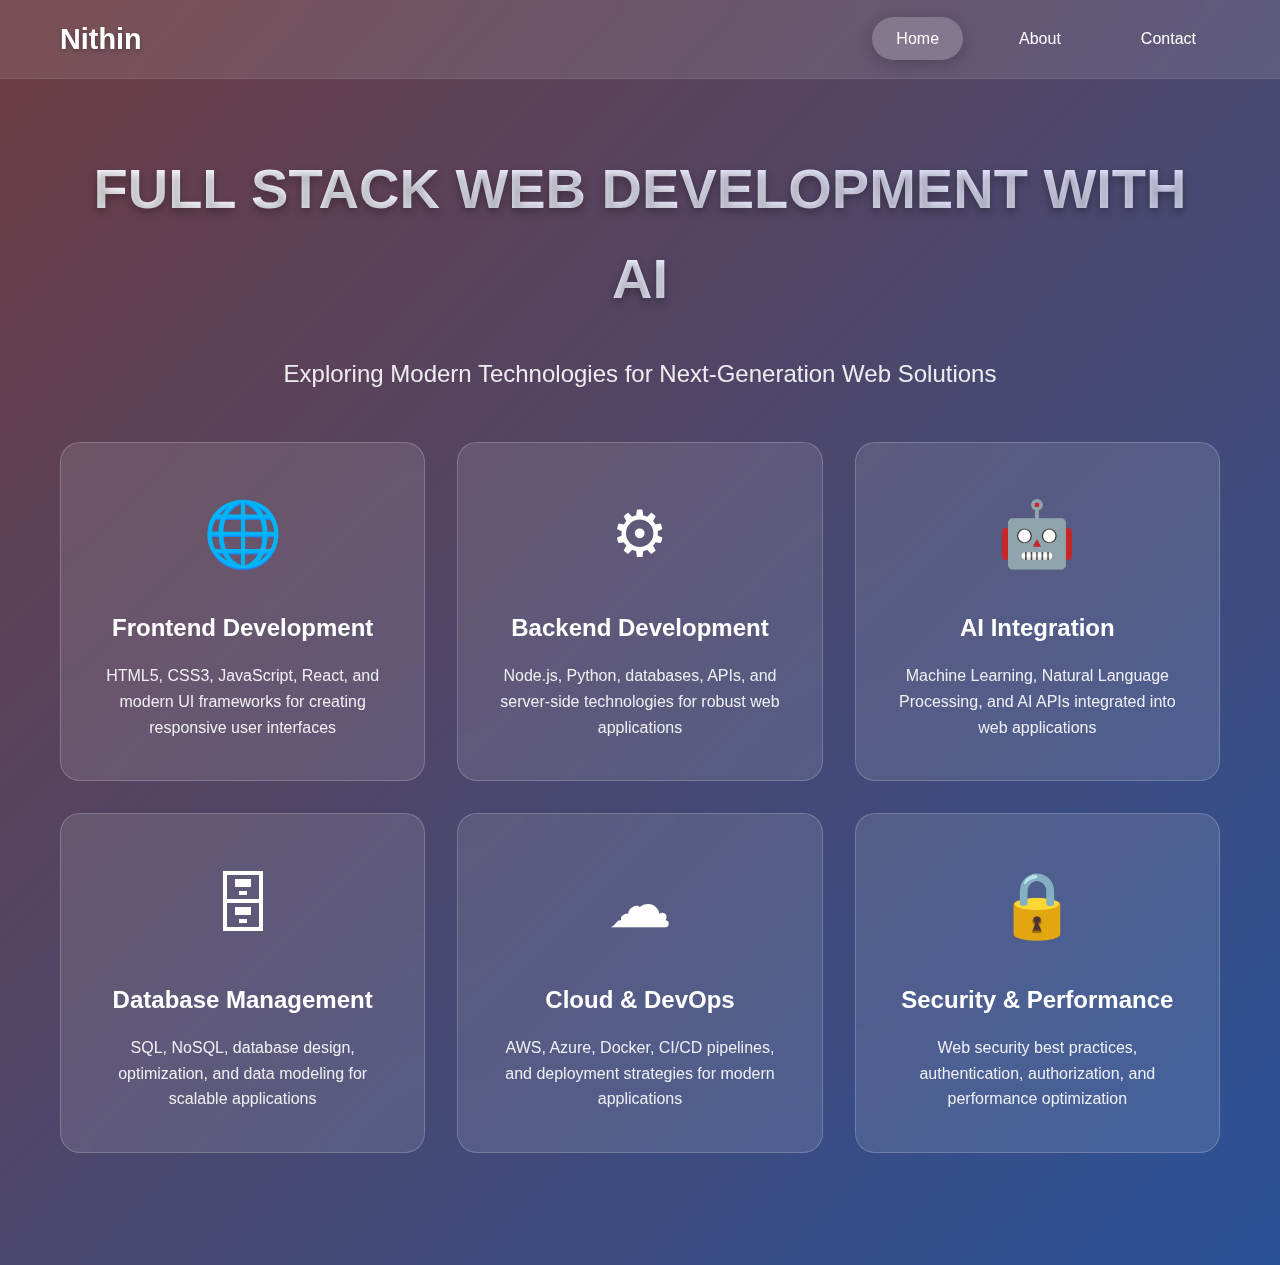
<file: index.html>
<!DOCTYPE html>
<html lang="en">

<head>
    <meta charset="UTF-8">
    <meta name="viewport" content="width=device-width, initial-scale=1.0">
    <title>Nithin - Full Stack Web Development with AI</title>
    <style>
        * {
            margin: 0;
            padding: 0;
            box-sizing: border-box;
        }

        body {
            font-family: 'Segoe UI', Tahoma, Geneva, Verdana, sans-serif;
            line-height: 1.6;
            color: #333;
            background: linear-gradient(135deg, #6d3c42 0%, #2a5298 100%);
            min-height: 100vh;
        }

        .container {
            max-width: 1200px;
            margin: 0 auto;
            padding: 0 20px;
        }

        /* Navigation Styles */
        nav {
            background: rgba(255, 255, 255, 0.1);
            backdrop-filter: blur(15px);
            padding: 1rem 0;
            position: fixed;
            width: 100%;
            top: 0;
            z-index: 1000;
            border-bottom: 1px solid rgba(255, 255, 255, 0.1);
        }

        .nav-container {
            display: flex;
            justify-content: space-between;
            align-items: center;
        }

        .logo {
            font-size: 1.8rem;
            font-weight: bold;
            color: white;
            text-decoration: none;
            text-shadow: 0 2px 4px rgba(0, 0, 0, 0.3);
        }

        .nav-menu {
            display: flex;
            list-style: none;
            gap: 2rem;
        }

        .nav-link {
            color: white;
            text-decoration: none;
            font-weight: 500;
            padding: 0.8rem 1.5rem;
            border-radius: 25px;
            transition: all 0.3s ease;
            position: relative;
        }

        .nav-link:hover,
        .nav-link.active {
            background: rgba(255, 255, 255, 0.2);
            transform: translateY(-2px);
            box-shadow: 0 4px 15px rgba(0, 0, 0, 0.2);
        }

        /* Main Content */
        main {
            padding-top: 80px;
        }

        .section {
            min-height: 100vh;
            padding: 4rem 0;
            opacity: 0;
            transform: translateY(50px);
            transition: all 0.8s ease;
        }

        .section.visible {
            opacity: 1;
            transform: translateY(0);
        }

        .section.hidden {
            display: none;
        }

        /* Home Section */
        .home {
            display: flex;
            align-items: center;
            justify-content: center;
            text-align: center;
            color: white;
        }

        .hero-content h1 {
            font-size: 3.5rem;
            margin-bottom: 2rem;
            background: linear-gradient(45deg, #fff, #e0e0ff);
            -webkit-background-clip: text;
            -webkit-text-fill-color: transparent;
            background-clip: text;
            text-shadow: 0 4px 8px rgba(0, 0, 0, 0.3);
            animation: fadeInUp 1s ease;
        }

        .hero-subtitle {
            font-size: 1.5rem;
            margin-bottom: 3rem;
            opacity: 0.9;
            animation: fadeInUp 1s ease 0.3s both;
        }

        .topics-grid {
            display: grid;
            grid-template-columns: repeat(auto-fit, minmax(280px, 1fr));
            gap: 2rem;
            margin: 3rem 0;
            animation: fadeInUp 1s ease 0.6s both;
        }

        .topic-card {
            background: rgba(255, 255, 255, 0.1);
            backdrop-filter: blur(15px);
            border: 1px solid rgba(255, 255, 255, 0.2);
            border-radius: 20px;
            padding: 2.5rem;
            text-align: center;
            cursor: pointer;
            transition: all 0.4s ease;
            position: relative;
            overflow: hidden;
        }

        .topic-card::before {
            content: '';
            position: absolute;
            top: -50%;
            left: -50%;
            width: 200%;
            height: 200%;
            background: linear-gradient(45deg, transparent, rgba(255, 255, 255, 0.1), transparent);
            transform: translateX(-100%) rotate(45deg);
            transition: transform 0.8s ease;
        }

        .topic-card:hover::before {
            transform: translateX(100%) rotate(45deg);
        }

        .topic-card:hover {
            transform: translateY(-15px) scale(1.05);
            background: rgba(255, 255, 255, 0.2);
            box-shadow: 0 25px 50px rgba(0, 0, 0, 0.3);
        }

        .topic-icon {
            font-size: 4rem;
            margin-bottom: 1.5rem;
            display: block;
        }

        .topic-card h3 {
            font-size: 1.5rem;
            margin-bottom: 1rem;
            color: #fff;
            font-weight: 600;
        }

        .topic-card p {
            font-size: 1rem;
            opacity: 0.9;
            line-height: 1.6;
        }

        /* About Section */
        .about {
            background: rgba(255, 255, 255, 0.95);
            color: #333;
        }

        .about-content {
            max-width: 800px;
            margin: 0 auto;
            text-align: center;
        }

        .about-content h2 {
            font-size: 3rem;
            margin-bottom: 2rem;
            background: linear-gradient(45deg, #1e3c72, #2a5298);
            -webkit-background-clip: text;
            -webkit-text-fill-color: transparent;
            background-clip: text;
        }

        .about-description {
            background: rgba(30, 60, 114, 0.1);
            padding: 3rem;
            border-radius: 20px;
            border-left: 5px solid #1e3c72;
            margin: 2rem 0;
        }

        .about-description p {
            font-size: 1.2rem;
            line-height: 2;
            margin-bottom: 1.5rem;
            text-align: justify;
            color: #555;
        }

        .about-description p:last-child {
            margin-bottom: 0;
        }

        /* Contact Section */
        .contact {
            background: linear-gradient(135deg, #2a5298 0%, #1e3c72 100%);
            color: white;
        }

        .contact-content {
            text-align: center;
            max-width: 800px;
            margin: 0 auto;
        }

        .contact-content h2 {
            font-size: 3rem;
            margin-bottom: 3rem;
            text-shadow: 0 2px 4px rgba(0, 0, 0, 0.3);
        }

        .contact-details {
            background: rgba(255, 255, 255, 0.1);
            backdrop-filter: blur(15px);
            border-radius: 25px;
            padding: 4rem;
            border: 1px solid rgba(255, 255, 255, 0.2);
            box-shadow: 0 15px 35px rgba(0, 0, 0, 0.2);
        }

        .college-info {
            margin-bottom: 3rem;
        }

        .college-info h3 {
            font-size: 2.2rem;
            margin-bottom: 1rem;
            color: #fff;
            text-shadow: 0 2px 4px rgba(0, 0, 0, 0.3);
        }

        .college-info p {
            font-size: 1.3rem;
            opacity: 0.9;
            margin-bottom: 0.8rem;
            line-height: 1.6;
        }

        .contact-grid {
            display: grid;
            grid-template-columns: repeat(auto-fit, minmax(250px, 1fr));
            gap: 2rem;
            margin-top: 3rem;
        }

        .contact-item {
            background: rgba(255, 255, 255, 0.1);
            padding: 2rem;
            border-radius: 15px;
            text-align: center;
            transition: all 0.3s ease;
        }

        .contact-item:hover {
            transform: translateY(-5px);
            background: rgba(255, 255, 255, 0.15);
        }

        .contact-item i {
            font-size: 2.5rem;
            margin-bottom: 1rem;
            display: block;
        }

        .contact-item h4 {
            font-size: 1.3rem;
            margin-bottom: 0.8rem;
            color: #fff;
        }

        .contact-item p {
            font-size: 1.1rem;
            opacity: 0.9;
            line-height: 1.5;
        }

        /* Animations */
        @keyframes fadeInUp {
            from {
                opacity: 0;
                transform: translateY(50px);
            }

            to {
                opacity: 1;
                transform: translateY(0);
            }
        }

        /* Responsive Design */
        @media (max-width: 768px) {
            .hero-content h1 {
                font-size: 2.5rem;
            }

            .hero-subtitle {
                font-size: 1.2rem;
            }

            .topics-grid {
                grid-template-columns: 1fr;
                gap: 1.5rem;
            }

            .about-content h2,
            .contact-content h2 {
                font-size: 2rem;
            }

            .nav-menu {
                gap: 1rem;
            }

            .nav-link {
                padding: 0.6rem 1rem;
                font-size: 0.9rem;
            }

            .contact-details {
                padding: 2rem;
            }
        }
    </style>
</head>

<body>
    <nav>
        <div class="container nav-container">
            <a href="#" class="logo">Nithin</a>
            <ul class="nav-menu">
                <li><a href="#" class="nav-link active" data-section="home">Home</a></li>
                <li><a href="#" class="nav-link" data-section="about">About</a></li>
                <li><a href="#" class="nav-link" data-section="contact">Contact</a></li>
            </ul>
        </div>
    </nav>

    <main>
        <!-- Home Section -->
        <section id="home" class="section home visible">
            <div class="container">
                <div class="hero-content">
                    <h1>FULL STACK WEB DEVELOPMENT WITH AI</h1>
                    <p class="hero-subtitle">Exploring Modern Technologies for Next-Generation Web Solutions</p>

                    <div class="topics-grid">
                        <div class="topic-card">
                            <div class="topic-icon">🌐</div>
                            <h3>Frontend Development</h3>
                            <p>HTML5, CSS3, JavaScript, React, and modern UI frameworks for creating responsive user
                                interfaces</p>
                        </div>

                        <div class="topic-card">
                            <div class="topic-icon">⚙</div>
                            <h3>Backend Development</h3>
                            <p>Node.js, Python, databases, APIs, and server-side technologies for robust web
                                applications</p>
                        </div>

                        <div class="topic-card">
                            <div class="topic-icon">🤖</div>
                            <h3>AI Integration</h3>
                            <p>Machine Learning, Natural Language Processing, and AI APIs integrated into web
                                applications</p>
                        </div>

                        <div class="topic-card">
                            <div class="topic-icon">🗄</div>
                            <h3>Database Management</h3>
                            <p>SQL, NoSQL, database design, optimization, and data modeling for scalable applications
                            </p>
                        </div>

                        <div class="topic-card">
                            <div class="topic-icon">☁</div>
                            <h3>Cloud & DevOps</h3>
                            <p>AWS, Azure, Docker, CI/CD pipelines, and deployment strategies for modern applications
                            </p>
                        </div>

                        <div class="topic-card">
                            <div class="topic-icon">🔒</div>
                            <h3>Security & Performance</h3>
                            <p>Web security best practices, authentication, authorization, and performance optimization
                            </p>
                        </div>
                    </div>
                </div>
            </div>
        </section>

        <!-- About Section -->
        <section id="about" class="section about hidden">
            <div class="container">
                <div class="about-content">
                    <h2>About Web Development</h2>
                    <div class="about-description">
                        <p>Web development is the comprehensive process of creating, building, and maintaining websites
                            and web applications that run on the internet or intranet networks.</p>

                        <p>It encompasses both frontend development, which focuses on user interface and user experience
                            design using HTML, CSS, and JavaScript, and backend development, which handles server-side
                            logic, databases, and application architecture.</p>

                        <p>Modern web development involves responsive design principles to ensure websites work
                            seamlessly across all devices, from desktop computers to mobile phones and tablets.</p>

                        <p>Full-stack development combines both frontend and backend expertise, enabling developers to
                            create complete web solutions from database design to user interface implementation.</p>

                        <p>The integration of Artificial Intelligence in web development has revolutionized how we build
                            intelligent, data-driven applications that can learn from user behavior and provide
                            personalized experiences.</p>

                        <p>Web developers utilize various frameworks, libraries, and tools such as React, Angular,
                            Node.js, Python Django, and cloud platforms to build scalable and efficient applications.
                        </p>

                        <p>Security considerations, performance optimization, and search engine optimization are crucial
                            aspects that ensure websites are safe, fast, and discoverable on the internet.</p>

                        <p>Version control systems like Git, testing methodologies, and continuous
                            integration/continuous deployment (CI/CD) practices are essential for professional web
                            development workflows.</p>

                        <p>The field constantly evolves with emerging technologies, requiring developers to continuously
                            learn and adapt to new tools, frameworks, and best practices in the industry.</p>

                        <p>Web development career paths offer diverse opportunities ranging from freelance projects to
                            enterprise-level applications, making it one of the most versatile and in-demand skills in
                            the technology sector.</p>
                    </div>
                </div>
            </div>
        </section>

        <!-- Contact Section -->
        <section id="contact" class="section contact hidden">
            <div class="container">
                <div class="contact-content">
                    <h2>Contact Information</h2>

                    <div class="contact-details">
                        <div class="college-info">
                            <h3>Teegala Krishna Reddy Engineering College</h3>
                            <p>Department of Computer Science & Engineering</p>
                            <p>Meerpet, Hyderabad, Telangana, India - 500097</p>
                        </div>

                        <div class="contact-grid">
                            <div class="contact-item">
                                <i>👤</i>
                                <h4>Student Name</h4>
                                <p>Nithin</p>
                            </div>

                            <div class="contact-item">
                                <i>🎓</i>
                                <h4>Course</h4>
                                <p>BTech Computer Science & Engineering</p>
                            </div>

                            <div class="contact-item">
                                <i>📧</i>
                                <h4>Email</h4>
                                <p>Nithin@tkrcet.ac.in</p>
                            </div>

                            <div class="contact-item">
                                <i>📱</i>
                                <h4>Phone</h4>
                                <p>+91 9876543210</p>
                            </div>

                            <div class="contact-item">
                                <i>🌐</i>
                                <h4>Specialization</h4>
                                <p>Full Stack Web Development with AI</p>
                            </div>

                            <div class="contact-item">
                                <i>📍</i>
                                <h4>College Code</h4>
                                <p>TKRCET - EAMCET Code: TKRC</p>
                            </div>
                        </div>
                    </div>
                </div>
            </div>
        </section>
    </main>

    <script>
        // Navigation Module
        const Navigation = {
            init() {
                this.navLinks = document.querySelectorAll('.nav-link');
                this.sections = document.querySelectorAll('.section');

                this.bindEvents();
            },

            bindEvents() {
                this.navLinks.forEach(link => {
                    link.addEventListener('click', (e) => {
                        e.preventDefault();
                        const targetSection = link.dataset.section;
                        this.showSection(targetSection);
                        this.setActiveLink(link);
                    });
                });
            },

            showSection(sectionName) {
                this.sections.forEach(section => {
                    section.classList.add('hidden');
                    section.classList.remove('visible');
                });

                const targetSection = document.getElementById(sectionName);
                if (targetSection) {
                    targetSection.classList.remove('hidden');
                    setTimeout(() => {
                        targetSection.classList.add('visible');
                    }, 50);
                }
            },

            setActiveLink(activeLink) {
                this.navLinks.forEach(link => link.classList.remove('active'));
                activeLink.classList.add('active');
            }
        };

        // Initialize Navigation
        document.addEventListener('DOMContentLoaded', () => {
            Navigation.init();
        });
    </script>
</body>

</html>
</file>
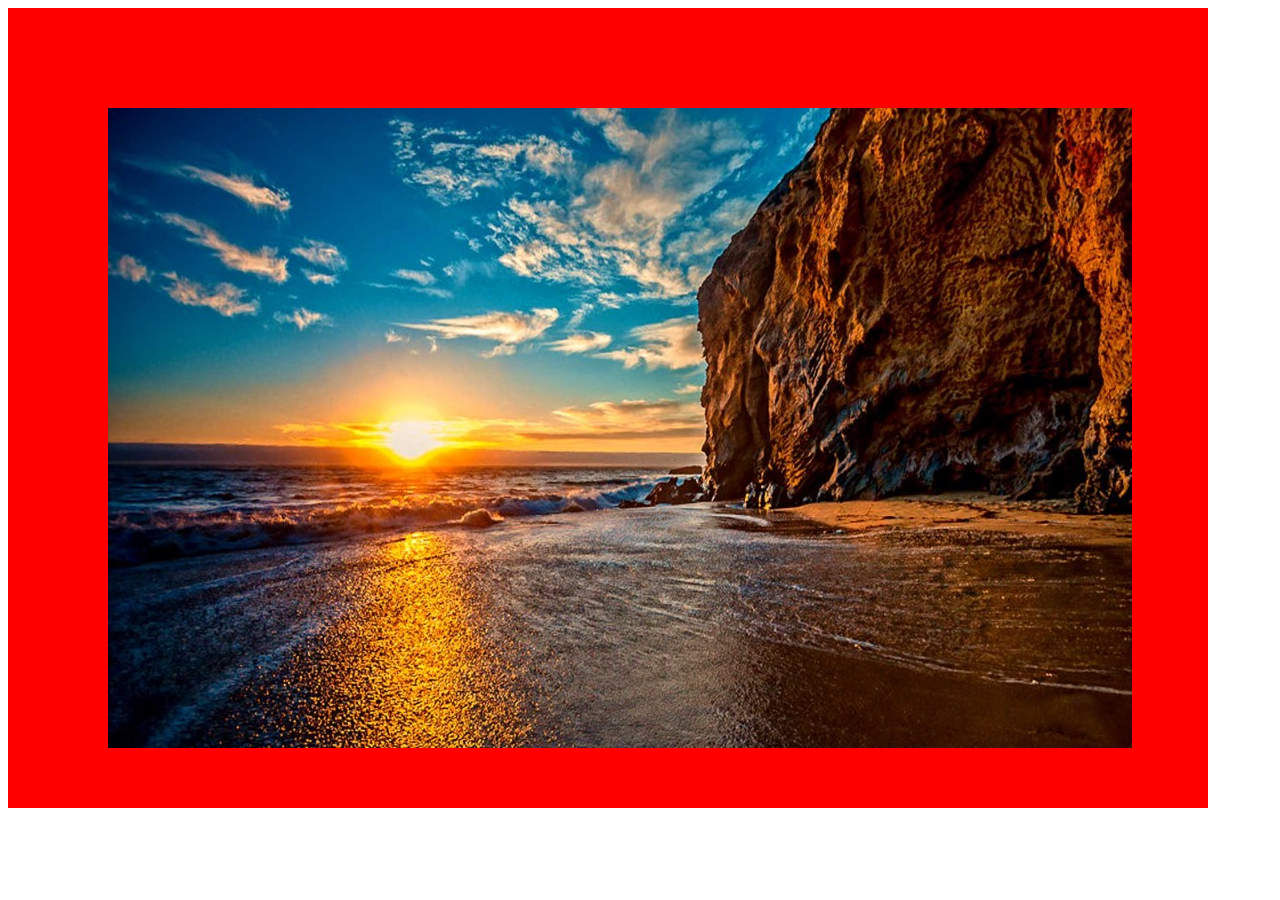
<file: card.html>
<!DOCTYPE html>
<html lang="en">

<head>
    <meta charset="UTF-8">
    <meta name="viewport" content="width=device-width, initial-scale=1.0">
    <title>Document</title>
</head>
<style>
    div {
        height: 600px;
        width: 1000px;
        padding: 100px;
        background-color: red;
    }
</style>

<body>
    <div><img src="kp50Ri.jpg">
    </div>

</body>

</html>
</file>
